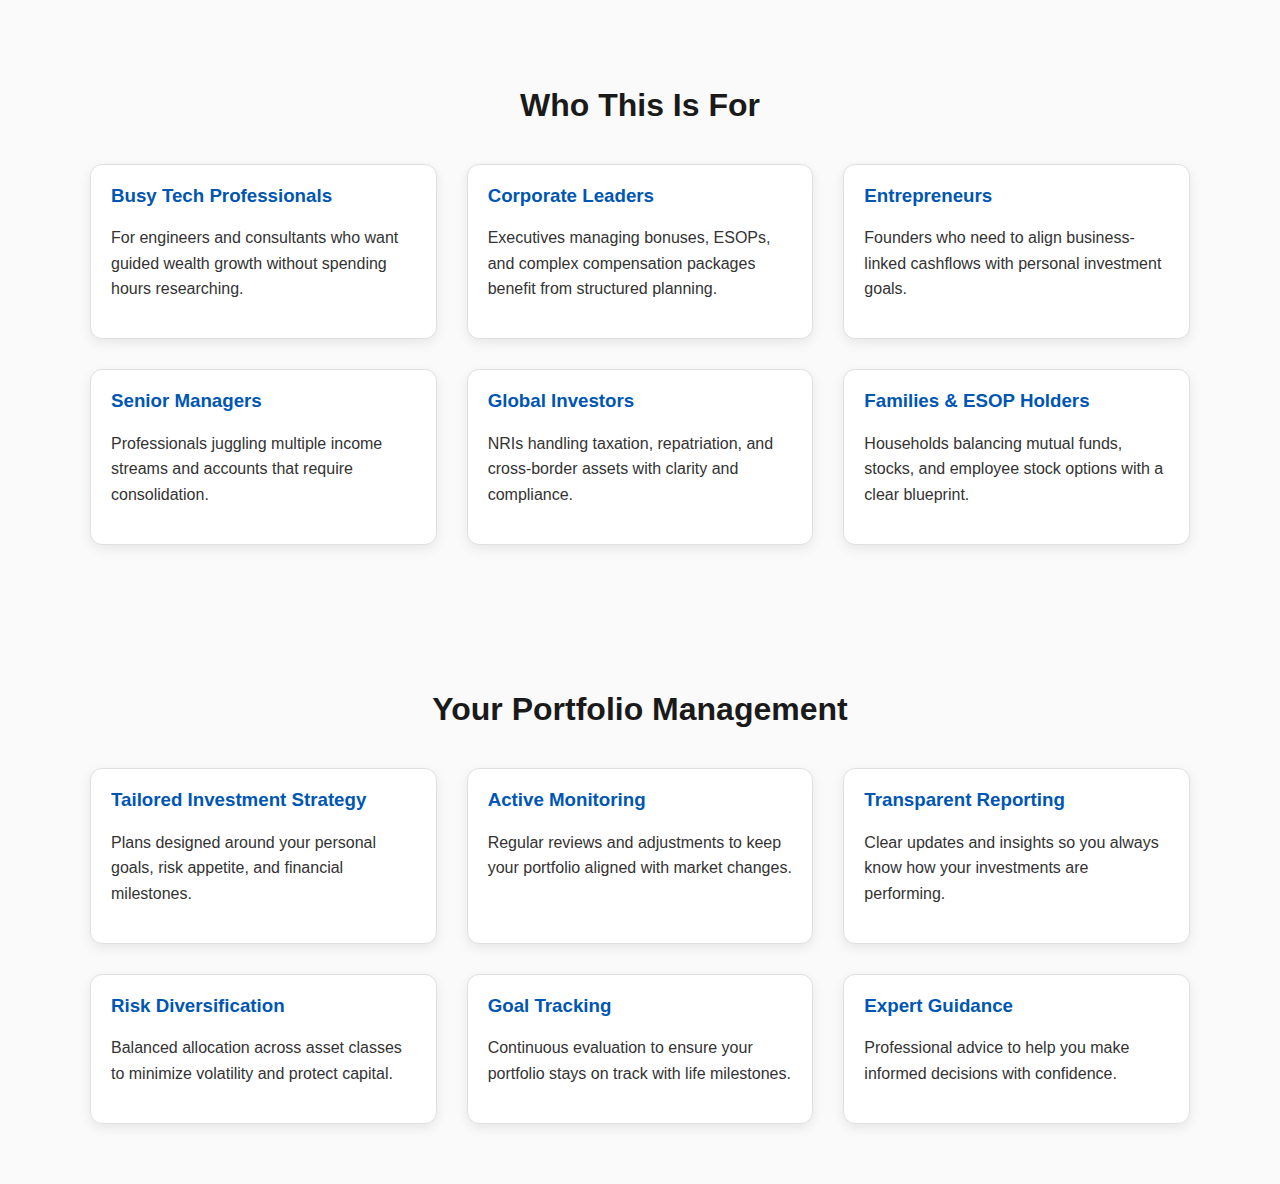
<file: index.html>
<!DOCTYPE html>
<html lang="en">
<head>
  <meta charset="UTF-8">
  <meta name="viewport" content="width=device-width, initial-scale=1.0">
  <title>Portfolio Management Assignment</title>
  <link rel="stylesheet" href="styles.css"/>
</head>
<body>

  <!-- WHO THIS IS FOR Section -->
  <section class="who-for">
    <div class="container">
      <h2>Who This Is For</h2>
      <div class="cards">
        <div class="card">
          <h3>Busy Tech Professionals</h3>
          <p>For engineers and consultants who want guided wealth growth without spending hours researching.</p>
        </div>
        <div class="card">
          <h3>Corporate Leaders</h3>
          <p>Executives managing bonuses, ESOPs, and complex compensation packages benefit from structured planning.</p>
        </div>
        <div class="card">
          <h3>Entrepreneurs</h3>
          <p>Founders who need to align business-linked cashflows with personal investment goals.</p>
        </div>
        <div class="card">
          <h3>Senior Managers</h3>
          <p>Professionals juggling multiple income streams and accounts that require consolidation.</p>
        </div>
        <div class="card">
          <h3>Global Investors</h3>
          <p>NRIs handling taxation, repatriation, and cross-border assets with clarity and compliance.</p>
        </div>
        <div class="card">
          <h3>Families & ESOP Holders</h3>
          <p>Households balancing mutual funds, stocks, and employee stock options with a clear blueprint.</p>
        </div>
      </div>
    </div>
  </section>

  <!-- YOUR PORTFOLIO MANAGEMENT Section -->
  <section class="portfolio">
    <div class="container">
      <h2>Your Portfolio Management</h2>
      <div class="grid">
        <div class="grid-item">
          <h3>Tailored Investment Strategy</h3>
          <p>Plans designed around your personal goals, risk appetite, and financial milestones.</p>
        </div>
        <div class="grid-item">
          <h3>Active Monitoring</h3>
          <p>Regular reviews and adjustments to keep your portfolio aligned with market changes.</p>
        </div>
        <div class="grid-item">
          <h3>Transparent Reporting</h3>
          <p>Clear updates and insights so you always know how your investments are performing.</p>
        </div>
        <div class="grid-item">
          <h3>Risk Diversification</h3>
          <p>Balanced allocation across asset classes to minimize volatility and protect capital.</p>
        </div>
        <div class="grid-item">
          <h3>Goal Tracking</h3>
          <p>Continuous evaluation to ensure your portfolio stays on track with life milestones.</p>
        </div>
        <div class="grid-item">
          <h3>Expert Guidance</h3>
          <p>Professional advice to help you make informed decisions with confidence.</p>
        </div>
      </div>
    </div>
  </section>

</body>
</html>
</file>
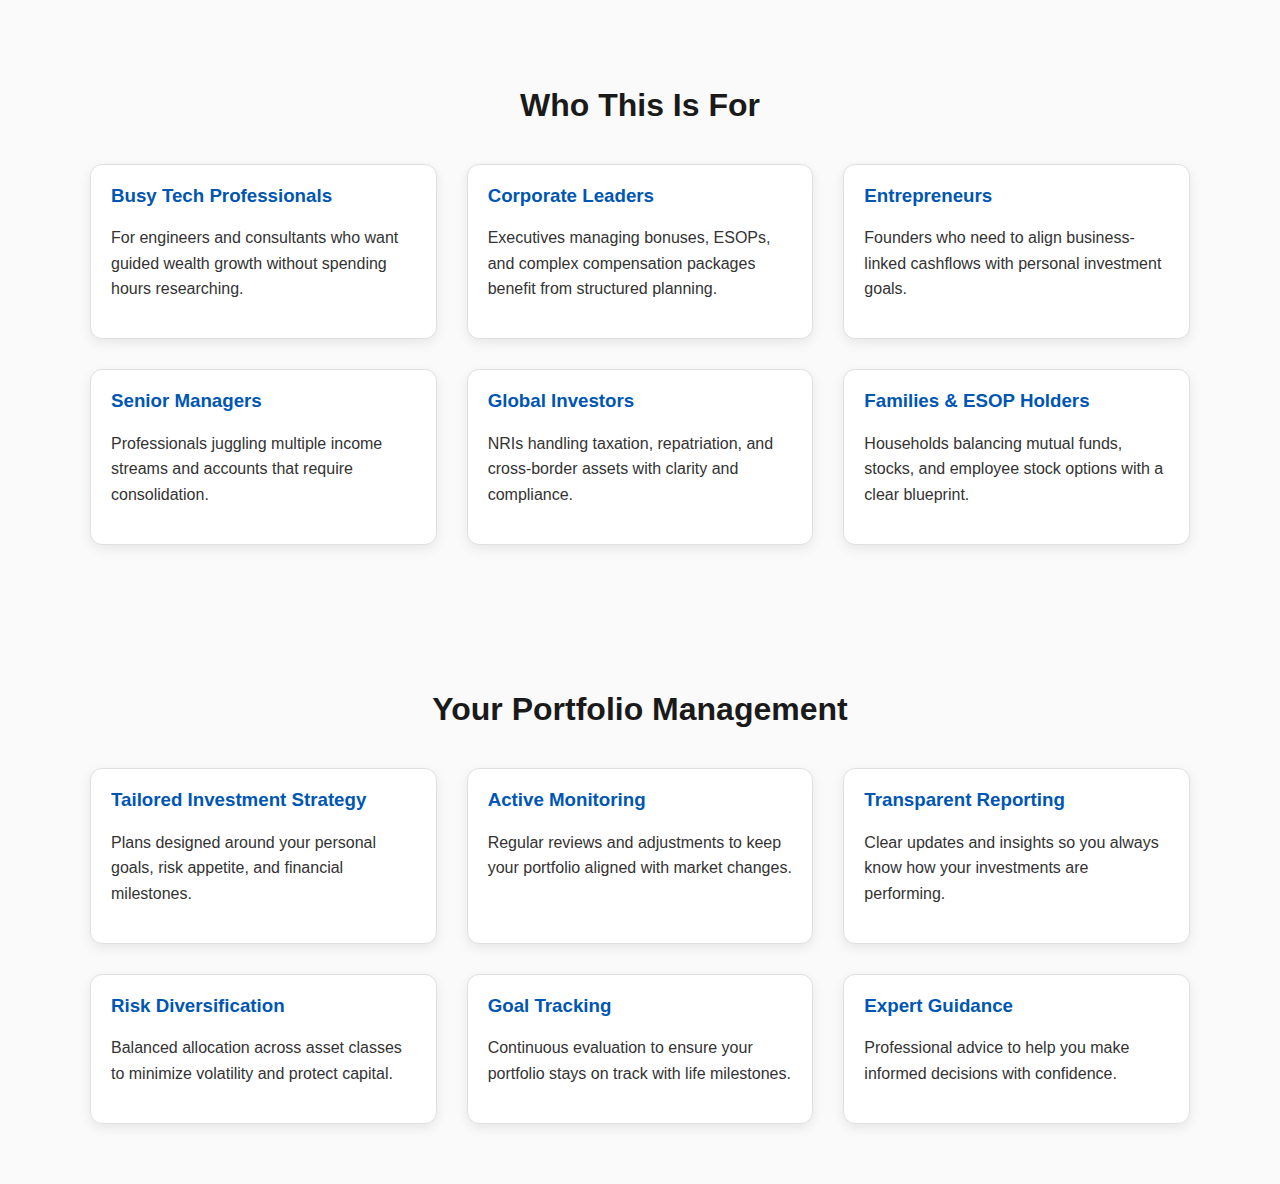
<file: index1.html>
<!DOCTYPE html>
<html lang="en">
<head>
  <meta charset="UTF-8">
  <meta name="viewport" content="width=device-width, initial-scale=1.0">
  <title>Portfolio Management Assignment</title>
  <link rel="stylesheet" href="styles.css"/>
</head>
<body>

  <!-- WHO THIS IS FOR Section -->
  <section class="who-for">
    <div class="container">
      <h2>Who This Is For</h2>
      <div class="cards">
        <div class="card">
          <h3>Busy Tech Professionals</h3>
          <p>For engineers and consultants who want guided wealth growth without spending hours researching.</p>
        </div>
        <div class="card">
          <h3>Corporate Leaders</h3>
          <p>Executives managing bonuses, ESOPs, and complex compensation packages benefit from structured planning.</p>
        </div>
        <div class="card">
          <h3>Entrepreneurs</h3>
          <p>Founders who need to align business-linked cashflows with personal investment goals.</p>
        </div>
        <div class="card">
          <h3>Senior Managers</h3>
          <p>Professionals juggling multiple income streams and accounts that require consolidation.</p>
        </div>
        <div class="card">
          <h3>Global Investors</h3>
          <p>NRIs handling taxation, repatriation, and cross-border assets with clarity and compliance.</p>
        </div>
        <div class="card">
          <h3>Families & ESOP Holders</h3>
          <p>Households balancing mutual funds, stocks, and employee stock options with a clear blueprint.</p>
        </div>
      </div>
    </div>
  </section>

  <!-- YOUR PORTFOLIO MANAGEMENT Section -->
  <section class="portfolio">
    <div class="container">
      <h2>Your Portfolio Management</h2>
      <div class="grid">
        <div class="grid-item">
          <h3>Tailored Investment Strategy</h3>
          <p>Plans designed around your personal goals, risk appetite, and financial milestones.</p>
        </div>
        <div class="grid-item">
          <h3>Active Monitoring</h3>
          <p>Regular reviews and adjustments to keep your portfolio aligned with market changes.</p>
        </div>
        <div class="grid-item">
          <h3>Transparent Reporting</h3>
          <p>Clear updates and insights so you always know how your investments are performing.</p>
        </div>
        <div class="grid-item">
          <h3>Risk Diversification</h3>
          <p>Balanced allocation across asset classes to minimize volatility and protect capital.</p>
        </div>
        <div class="grid-item">
          <h3>Goal Tracking</h3>
          <p>Continuous evaluation to ensure your portfolio stays on track with life milestones.</p>
        </div>
        <div class="grid-item">
          <h3>Expert Guidance</h3>
          <p>Professional advice to help you make informed decisions with confidence.</p>
        </div>
      </div>
    </div>
  </section>

</body>
</html>
</file>
<file: styles.css>
body {
  font-family: 'Segoe UI', Arial, sans-serif;
  margin: 0;
  padding: 0;
  color: #333;
  background-color: #fafafa;
}

section {
  padding: 60px 20px;
}

h2 {
  text-align: center;
  font-size: 2rem;
  margin-bottom: 40px;
  color: #1a1a1a;
}

.container {
  max-width: 1100px;
  margin: 0 auto;
}

.cards, .grid {
  display: grid;
  grid-template-columns: repeat(auto-fit, minmax(280px, 1fr));
  gap: 30px;
}

.card, .grid-item {
  background: #fff;
  border-radius: 12px;
  box-shadow: 0 4px 12px rgba(0,0,0,0.08);
  padding: 20px;
  transition: transform 0.2s ease;
  border: 1px solid #e0e0e0;
}

.card:hover, .grid-item:hover {
  transform: translateY(-5px);
}

h3 {
  margin-top: 0;
  color: #0056b3;
}

p {
  line-height: 1.6;
}


@media (max-width: 768px) {
  h2 {
    font-size: 1.6rem;
  }
}
</file>
